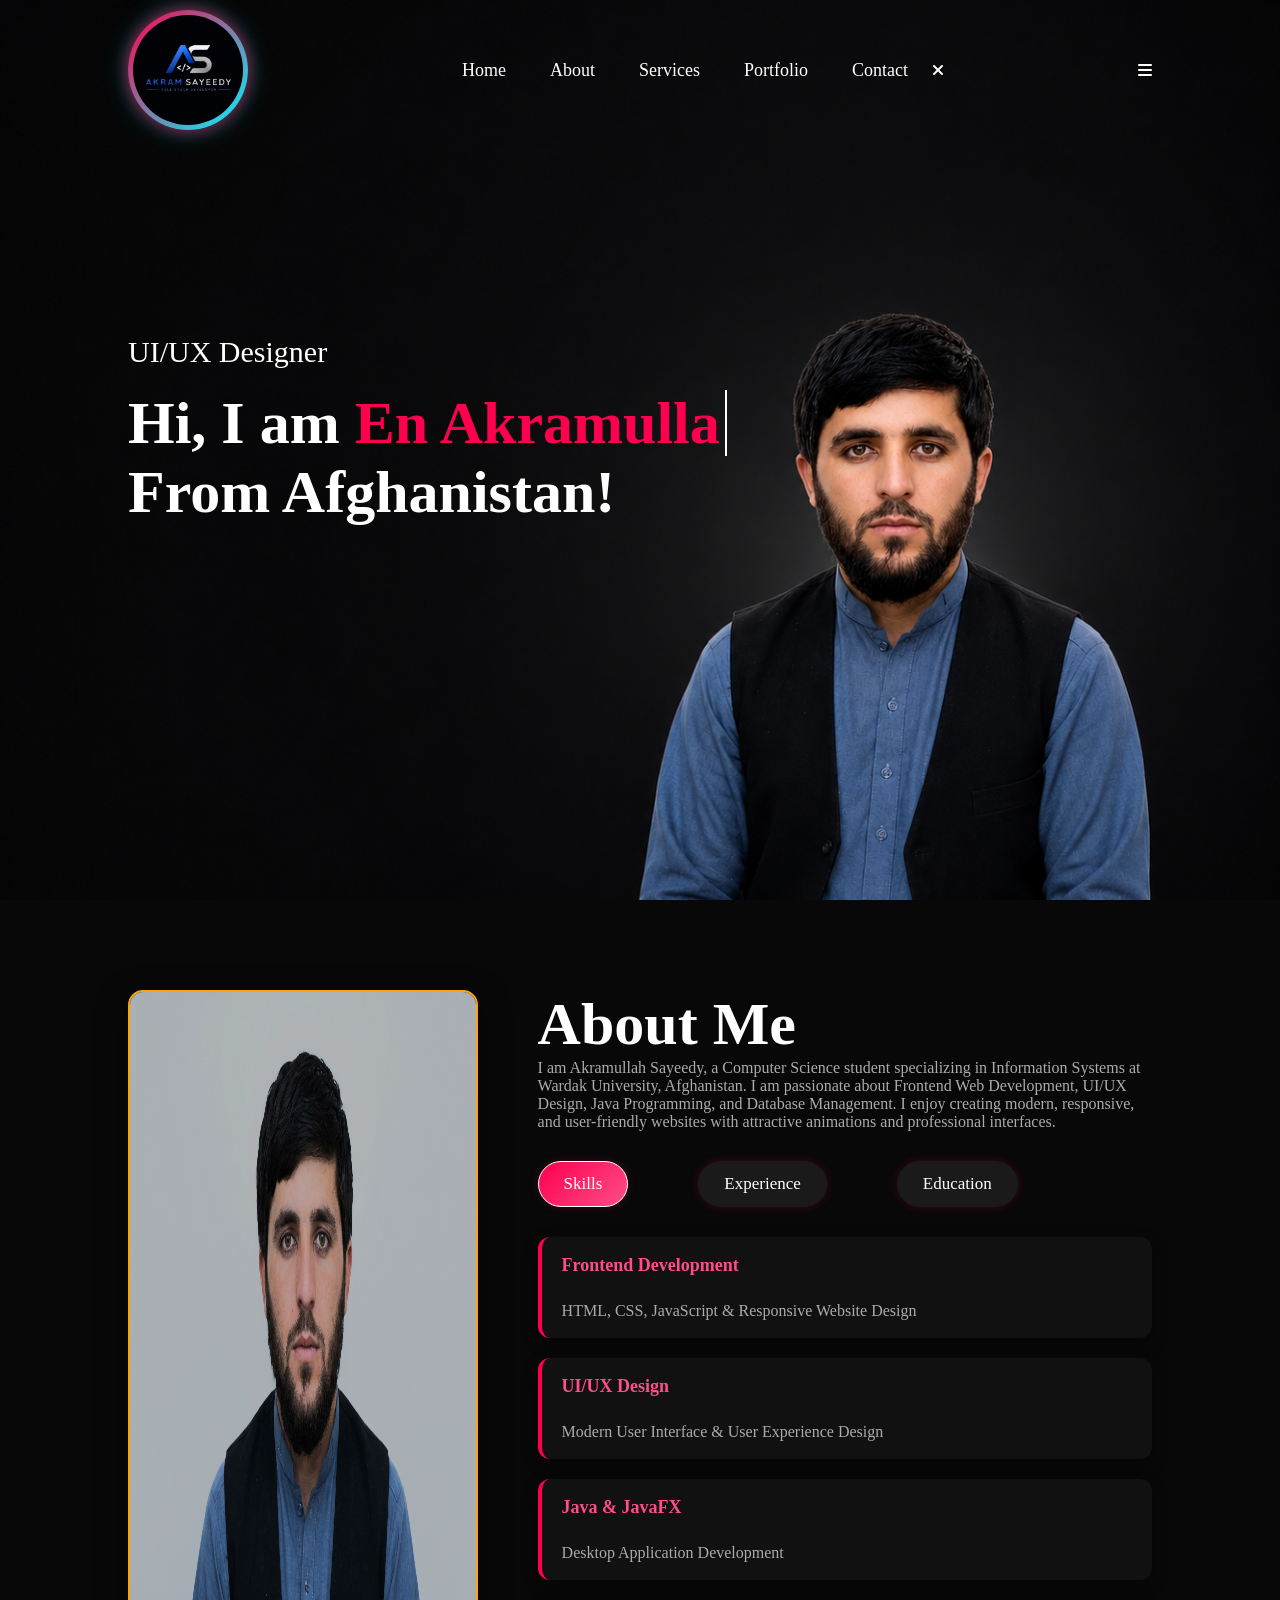
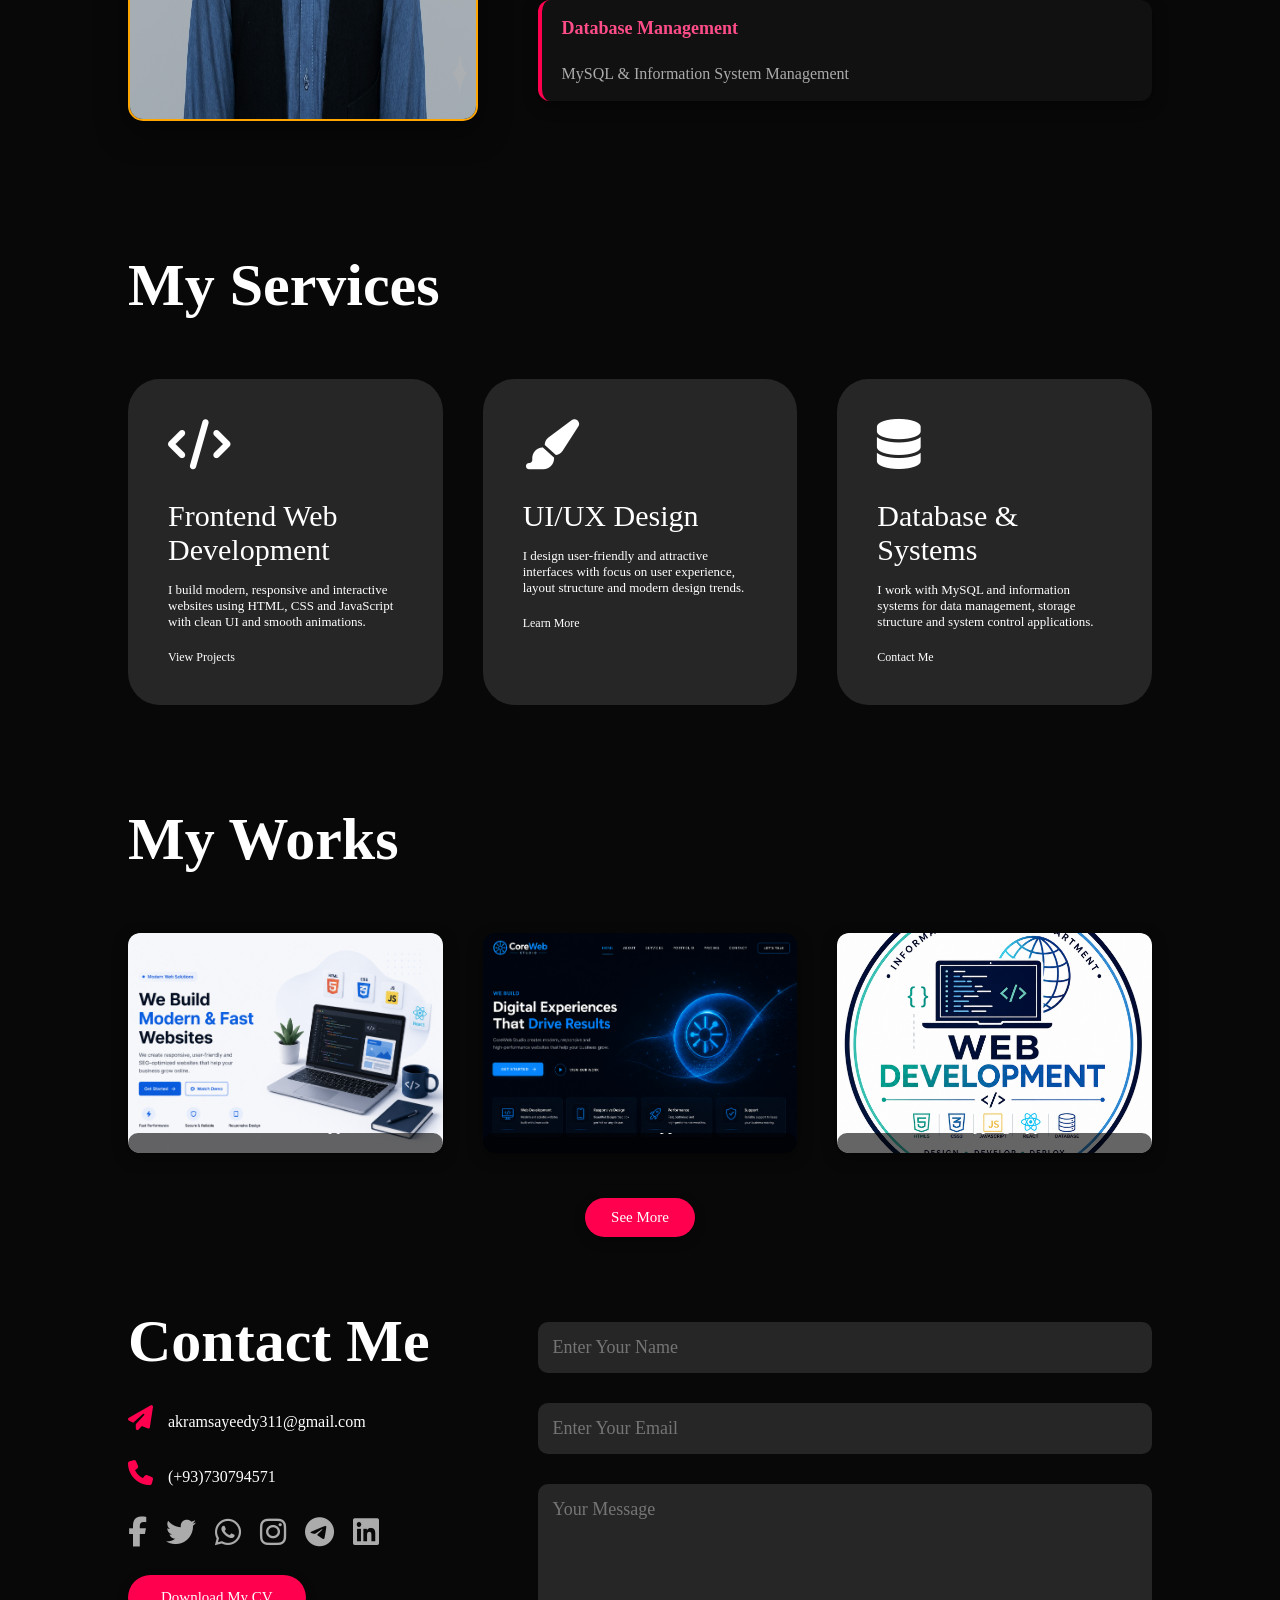
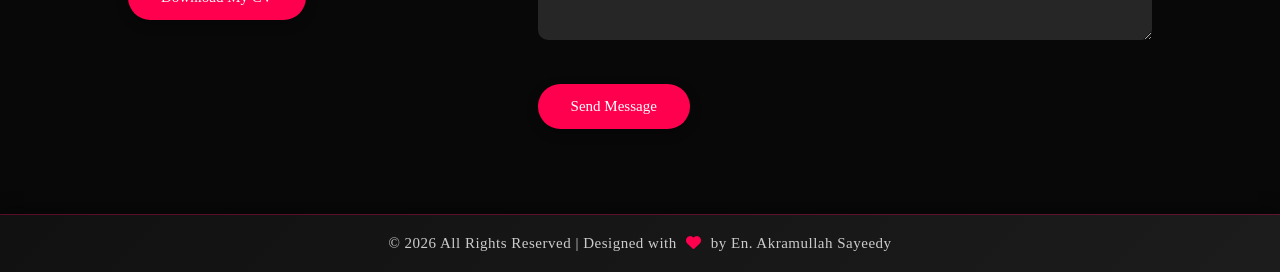
<file: SayeedyRespoisiveWebsite/index.html>
<!DOCTYPE html>
<html lang="en">

<head>

    <meta charset="UTF-8">
    <meta name="viewport" content="width=device-width, initial-scale=1.0">
    <title>SayeedyWebSite</title>

    <link rel="stylesheet" href="./style.css">

    <link rel="stylesheet" href="https://cdnjs.cloudflare.com/ajax/libs/font-awesome/6.5.1/css/all.min.css">



</head>



<body>
    <!------------------------Header Secton-------------->
    <div id="header">

        <div class="container">
            <nav>
                <img src="images/Logo2.png" alt="logo-img" class="logo">
                <ul id="sidemenu">
                    <li><a href="#header">Home</a></li>
                    <li><a href="#about">About</a></li>
                    <li><a href="#services">Services</a></li>
                    <li><a href="#portfolio">Portfolio</a></li>
                    <li><a href="#contact">Contact</a></li>
                    <i class="fa fa-times" onclick="closemenu()"></i>
                </ul>
                <i class="fa fa-bars" onclick="openmenu()"></i>
            </nav>
            <div class="header-text">
                <p>UI/UX Designer</p>
                <h1>Hi, I am <span id="typing-name"></span><br> From Afghanistan!</h1>
            </div>
        </div>
    </div>
    <!-- -------------------about---------------- -->

    <div id="about">
        <div class="container">
            <div class="row">

                <div class="about-col-1">
                    <img src="images/Background.png" class="about-img">
                </div>

                <div class="about-col-2">

                    <h1 class="sub-title">About Me</h1>

                    <p>
                        I am Akramullah Sayeedy, a Computer Science student specializing in
                        Information Systems at Wardak University, Afghanistan.
                        I am passionate about Frontend Web Development, UI/UX Design,
                        Java Programming, and Database Management.
                        I enjoy creating modern, responsive, and user-friendly websites
                        with attractive animations and professional interfaces.
                    </p>

                    <!-- TAB TITLES -->
                    <div class="tab-titles">

                        <p class="tab-links active-link" onclick="opentab('skills')">
                            Skills
                        </p>

                        <p class="tab-links" onclick="opentab('experience')">
                            Experience
                        </p>

                        <p class="tab-links" onclick="opentab('education')">
                            Education
                        </p>

                    </div>

                    <!-- SKILLS -->
                    <div class="tab-contents active-tab" id="skills">
                        <ul>

                            <li>
                                <span>Frontend Development</span><br>
                                HTML, CSS, JavaScript & Responsive Website Design
                            </li>

                            <li>
                                <span>UI/UX Design</span><br>
                                Modern User Interface & User Experience Design
                            </li>

                            <li>
                                <span>Java & JavaFX</span><br>
                                Desktop Application Development
                            </li>

                            <li>
                                <span>Database Management</span><br>
                                MySQL & Information System Management
                            </li>

                        </ul>
                    </div>

                    <!-- EXPERIENCE -->
                    <div class="tab-contents" id="experience">
                        <ul>

                            <li>
                                <span>2024 - Present</span><br>
                                Freelance Frontend Web Developer
                            </li>

                            <li>
                                <span>2025 - Present</span><br>
                                Building Responsive Portfolio & Business Websites
                            </li>

                            <li>
                                <span>University Projects</span><br>
                                Java, JavaFX & Database System Projects
                            </li>

                        </ul>
                    </div>

                    <!-- EDUCATION -->
                    <div class="tab-contents" id="education">
                        <ul>

                            <li>
                                <span>Computer Science Student</span><br>
                                Wardak University - Information Systems Department
                            </li>

                            <li>
                                <span>Web Development</span><br>
                                Self-learning HTML, CSS, JavaScript & UI Design
                            </li>

                            <li>
                                <span>Database & System Control</span><br>
                                Studying Database Management & Information Systems
                            </li>

                        </ul>
                    </div>

                </div>
            </div>
        </div>
    </div>
    <!-- -------------------Services Section---------------- -->
    <div id="services">
        <div class="container">

            <h1 class="sub-title">My Services</h1>

            <div class="services-list">

                <div>
                    <i class="fa fa-code"></i>
                    <h2>Frontend Web Development</h2>
                    <p>
                        I build modern, responsive and interactive websites using
                        HTML, CSS and JavaScript with clean UI and smooth animations.
                    </p>
                    <a href="#portfolio">View Projects</a>
                </div>

                <div>
                    <i class="fas fa-paint-brush"></i>
                    <h2>UI/UX Design</h2>
                    <p>
                        I design user-friendly and attractive interfaces with focus
                        on user experience, layout structure and modern design trends.
                    </p>
                    <a href="#about">Learn More</a>
                </div>

                <div>
                    <i class="fas fa-database"></i>
                    <h2>Database & Systems</h2>
                    <p>
                        I work with MySQL and information systems for data management,
                        storage structure and system control applications.
                    </p>
                    <a href="#contact">Contact Me</a>
                </div>

            </div>

        </div>
    </div>
    <!-- -------------------portfolio---------------- -->
    <!-- <div id="portfolio">
        <div class="container">
            <h1 class="sub-title">My Works</h1>
            <div class="work-list">
                <div class="work">
                    <img src="imges/Ak-Logo.png">
                    <div class="layer">
                        <h3>Social Media app</h3>
                        <p>The app connects you the talented people around the world.
                            Download it from play store.
                        </p>
                        <a href="#">
                            <i class="fas fa-up-right-from-square"></i>
                        </a>
                    </div>
                </div>
                <div class="work">
                    <img src="imges/full-stack-logo.png">
                    <div class="layer">
                        <h3>Music app</h3>
                        <p>The app connects you the talented people around the world.
                            Download it from play store.
                        </p>
                        <a href="#">
                            <i class="fas fa-up-right-from-square"></i>
                        </a>
                    </div>
                </div>
                <div class="work">
                    <img src="imges/web-log.png">
                    <div class="layer">
                        <h3>Online Shopping app</h3>
                        <p>The app connects you the talented people around the world.
                            Download it from play store.
                        </p>
                        <a href="#">
                            <i class="fas fa-up-right-from-square"></i>
                        </a>
                    </div>
                </div>
            </div>
            <a class="btn" onclick="openGallery()">See more</a>

            <div id="moreworks" style="display:none; margin-top:20px;">

                <div class="work">
                    <img src="imges/web-log.png">
                    <div class="layer">
                        <h3>Extra Project 1</h3>
                        <p>More sample work added here.</p>
                        <a href="#"><i class="fas fa-up-right-from-square"></i></a>
                    </div>
                </div>

                <div class="work">
                    <img src="imges/full-stack-logo.png">
                    <div class="layer">
                        <h3>Extra Project 2</h3>
                        <p>Another project example.</p>
                        <a href="#"><i class="fas fa-up-right-from-square"></i></a>
                    </div>
                </div>

            </div>
        </div>

    </div> -->
    <!-- ================= PORTFOLIO SECTION ================= -->
    <div id="portfolio">
        <div class="container">

            <h1 class="sub-title">My Works</h1>

            <!-- MAIN WORKS -->
            <div class="work-list" id="mainWorks">

                <div class="work">
                    <img src="images/Project-2.png">
                    <div class="layer">
                        <h3>Social Media App</h3>
                        <p>Connects people around the world.</p>
                    </div>
                </div>

                <div class="work">
                    <img src="images/projecg-1.png">
                    <div class="layer">
                        <h3>Music App</h3>
                        <p>Online music streaming app.</p>
                    </div>
                </div>

                <div class="work">
                    <img src="images/web-log.png">
                    <div class="layer">
                        <h3>Shopping App</h3>
                        <p>E-commerce platform design.</p>
                    </div>
                </div>

            </div>

            <!-- SEE MORE BUTTON -->
            <div style="text-align:center; margin-top:20px;">
                <a class="btn" onclick="openGallery()">See More</a>
            </div>

            <!-- MORE WORKS -->
            <div id="moreworks">

                <h2 class="sub-title">More Works</h2>

                <div class="work-list">

                    <div class="work">
                        <img src="images/scholl1.jpg">
                        <div class="layer">
                            <h3>Project 1</h3>
                        </div>
                    </div>

                    <div class="work">
                        <img src="images/school2.jpg">
                        <div class="layer">
                            <h3>Project 2</h3>
                        </div>
                    </div>

                    <div class="work">
                        <img src="images/school3.jpg">
                        <div class="layer">
                            <h3>Project 3</h3>
                        </div>
                    </div>

                    <div class="work">
                        <img src="images/Background.png">
                        <div class="layer">
                            <h3>Project 4</h3>
                        </div>
                    </div>

                    <div class="work">
                        <img src="images/background3.jpg">
                        <div class="layer">
                            <h3>Project 5</h3>
                        </div>
                    </div>

                    <div class="work">
                        <img src="images/hero-bg.jpg">
                        <div class="layer">
                            <h3>Project 6</h3>
                        </div>
                    </div>

                </div>

                <!-- GO BACK -->
                <div style="text-align:center; margin-top:20px;">
                    <a class="btn" onclick="closeGallery()">Go Back</a>
                </div>

            </div>

        </div>
    </div>

    <!-- -------------------Contact---------------- -->
    <div id="contact">
        <div class="container">
            <div class="row">
                <div class="contact-left">
                    <h1 class="sub-title">Contact Me</h1>
                    <p><i class="fas fa-paper-plane"></i>akramsayeedy311@gmail.com</p>
                    <p><i class="fas fa-phone"></i>(+93)730794571</p>
                    <div class="social-icons">
                        <a href="https://www.facebook.com/profile.php?id=100084888264901" target="_blank">
                            <i class="fab fa-facebook-f"></i>
                        </a>
                        <a href="#">
                            <i class="fab fa-twitter"></i>
                        </a>
                        <a href="https://wa.me/93730794571" target="_blank">
                            <i class="fa-brands fa-whatsapp"></i>
                        </a>
                        <a href=""><i class="fab fa-instagram"></i></a>
                        <a href="https://t.me/SayeedyTelegram" target="_blank">
                            <i class="fa-brands fa-telegram"></i>
                        </a>
                        <a href=""><i class="fab fa-linkedin"></i></a>
                    </div>
                    <a href="images/My-CV-File.pdf" download class="btn btn2">Download My CV</a>


                </div>
                <div class="contact-right">

                    <form id="contactForm">

                        <input type="text" name="name" placeholder="Enter Your Name" required>

                        <input type="email" name="email" placeholder="Enter Your Email" required>

                        <textarea name="message" rows="6" placeholder="Your Message" required></textarea>

                        <button type="submit" class="btn btn2" id="sendBtn">
                            Send Message
                        </button>

                        <p id="msg"></p>

                    </form>

                </div>


            </div>
        </div>
    </div>
    <div class="copyright">
        <p>
            © 2026 All Rights Reserved | Designed with
            <i class="fas fa-heart"></i>
            by En. Akramullah Sayeedy
        </p>
    </div>
    </div>
    <!-- دا لاندینی کد د اړیکی لپاره دی چی د ګوګل شیټ کی د یوزر مسیج ثبت کیږی. او پورتنی کد یی زما خپل ایمل ادرس ته لیږی -->
    <script>
        // tabs script
    </script>

    <script>
        // menu script
    </script>

    <!-- <script>
        const form = document.querySelector("form");
        const msg = document.getElementById("msg");
        const button = form.querySelector("button");

        const scriptURL = "https://script.google.com/macros/s/AKfycbwXYsgZFJ7R7bXpf90H0KPOmNSsnkD-H-vgOYrTQ8jlqbjt9d7RUhOf6Lsqum2Hntrv/exec";

        let isSubmitting = false;

        form.addEventListener("submit", function (e) {
            e.preventDefault();

            //  STOP multiple submits
            if (isSubmitting) return;

            isSubmitting = true;
            button.disabled = true;
            button.innerText = "Sending...";

            let data = {
                name: form.elements["Name"].value,
                email: form.elements["Email"].value,
                message: form.elements["Message"].value
            };

            fetch(scriptURL, {
                method: "POST",
                body: JSON.stringify(data)
            })
                .then(res => res.json())
                .then(response => {
                    msg.innerHTML = "Message Sent Successfully ";
                    form.reset();
                })
                .catch(error => {
                    msg.innerHTML = "Error Sending Message ";
                    console.log(error);
                })
                .finally(() => {
                    isSubmitting = false;
                    button.disabled = false;
                    button.innerText = "Submit";

                    setTimeout(() => {
                        msg.innerHTML = "";
                    }, 3000);
                });
        });
    </script> -->


    <script>
        var tablinks = document.getElementsByClassName("tab-links");
        var tabcontents = document.getElementsByClassName("tab-contents");

        function opentab(tabname) {
            for (tablink of tablinks) {
                tablink.classList.remove("active-link");
            }
            for (tabcontent of tabcontents) {
                tabcontent.classList.remove("active-tab");
            }
            event.currentTarget.classList.add("active-link");
            document.getElementById(tabname).classList.add("active-tab");
        }
    </script>

    <script>
        var sidemeu = document.getElementById("sidemenu")

        function openmenu() {
            sidemeu.style.right = "0";

        }
        function closemenu() {
            sidemeu.style.right = "-200px";

        }
    </script>
    <script>
        function toggleWorks() {
            var more = document.getElementById("moreworks");

            if (more.style.display === "none") {
                more.style.display = "block";
            } else {
                more.style.display = "none";
            }
        }
    </script>
    <!-- ګالری  -->


    <script>
        function openGallery() {
            document.getElementById("mainWorks").style.display = "none";
            document.getElementById("moreworks").style.display = "block";
        }

        function closeGallery() {
            document.getElementById("moreworks").style.display = "none";
            document.getElementById("mainWorks").style.display = "grid";
        }
    </script>
    <script>
        const text = "En Akramullah Sayeedy";
        let index = 0;
        let isDeleting = false;
        let speed = 150;

        function typeEffect() {
            const target = document.getElementById("typing-name");

            if (!isDeleting) {
                target.innerHTML = text.substring(0, index + 1);
                index++;

                if (index === text.length) {
                    isDeleting = true;
                    speed = 1000; // pause before delete
                } else {
                    speed = 150;
                }
            } else {
                target.innerHTML = text.substring(0, index - 1);
                index--;

                if (index === 0) {
                    isDeleting = false;
                    speed = 300;
                } else {
                    speed = 80;
                }
            }

            setTimeout(typeEffect, speed);
        }

        typeEffect();
    </script>
    <script>
        const form = document.getElementById("contactForm");
        const msg = document.getElementById("msg");
        const sendBtn = document.getElementById("sendBtn");

        const scriptURL = "https://formspree.io/f/xlgzoneb";

        form.addEventListener("submit", function (e) {
            e.preventDefault(); // stop redirect

            sendBtn.classList.add("sending");
            sendBtn.innerText = "Sending...";

            let formData = new FormData(form);

            fetch(scriptURL, {
                method: "POST",
                body: formData,
                headers: {
                    'Accept': 'application/json'
                }
            })
                .then(response => {

                    if (response.ok) {
                        msg.innerHTML = "Message sent successfully !";
                        form.reset();

                    } else {
                        msg.innerHTML = "Failed to send message !";
                    }

                })
                .catch(() => {
                    msg.innerHTML = "Error sending message !";
                })
                .finally(() => {
                    sendBtn.classList.remove("sending");
                    sendBtn.innerText = "Send Message";

                    setTimeout(() => {
                        msg.innerHTML = "";
                    }, 3000);
                });
        });
    </script>


</body>

</html>
</file>
<file: SayeedyRespoisiveWebsite/style.css>
* {
    margin: 0;
    padding: 0;
    font-family: 'Poppins', sans-seruf;
    box-sizing: border-box;
}

html {
    scroll-behavior: smooth;
}

body {
    background: #080808;
    color: #fff;
}

#header {
    width: 100%;
    height: 100vh;
    background-image: url(images/p4.png);
    background-size: 100%;
    background-repeat: no-repeat;
    background-position: right;
    background-position: cover;


}

.container {
    padding: 10px 10%;
}

nav {
    display: flex;
    align-items: center;
    justify-content: space-between;
    flex-wrap: wrap;
}

/* .logo {
    width: 150px;
    border-radius: 10%;

} */
/* ===== PROFESSIONAL LOGO STYLE ===== */

.logo {
    width: 140px;
    height: 120px;
    object-fit: cover;

    border-radius: 100%;
    padding: 5px;

    background: linear-gradient(135deg, #ff004f, #00f7ff);

    box-shadow:
        0 0 15px rgba(255, 0, 79, 0.6),
        0 0 25px rgba(0, 247, 255, 0.4);

    transition: all 0.5s ease;

    animation: logoFloat 3s ease-in-out infinite;
}

/* Hover Effect */
.logo:hover {
    transform: scale(1.1) rotate(5deg);

    box-shadow:
        0 0 20px #ff004f,
        0 0 20px #00f7ff,
        0 0 40px #ff004f;

    cursor: pointer;
}

/* Floating Animation */
@keyframes logoFloat {
    0% {
        transform: translateY(0px);
    }

    50% {
        transform: translateY(-10px);
    }

    100% {
        transform: translateY(0px);
    }
}

nav ul li {
    display: inline-block;
    list-style: none;
    margin: 1px 20px;
}

nav ul li a {
    color: #fff;
    text-decoration: none;
    font-size: 18px;
    position: relative;


}

nav ul li a::after {
    content: '';
    width: 0;
    height: 3px;
    background: #ff004f;
    position: absolute;
    left: 0;
    bottom: -6px;
    transition: 0.3s;
}

nav ul li a:hover::after {
    width: 100%;
}

.header-text {
    margin-top: 20%;
    font-size: 30px;
}

.header-text h1 {
    font-size: 60px;
    margin-top: 20px;
}

.header-text h1 span {
    color: #ff004f;
}

#typing-name {
    border-right: 2px solid #fff;
    padding-right: 5px;
    white-space: nowrap;
    overflow: hidden;
    animation: blink 0.7s infinite;
}

@keyframes blink {
    50% {
        border-color: transparent;
    }
}

/*---------------------about-----------------*/
#about {
    padding: 80px 0;
    color: #ababab;
}

.row {
    display: flex;
    justify-content: space-between;
    flex-wrap: wrap;
}

.about-col-1 {
    flex-basis: 35%;
}

.about-col-1 img {
    width: 100%;
    height: 100%;
    border-radius: 15px;
    border: 2px double orange;
    transition: all 0.5s;


}

.about-img:hover {
    box-shadow: 3px 3px 7px #b54769;
    background-color: #3cb371;
    border-radius: 100%;
    border: 5px double #ff4d88;

}

.about-img:hover {
    transform: scale3d();


}

.about-col-2 {
    flex-basis: 60%;
}

.sub-title {
    font-size: 60px;
    font-weight: 600;
    color: #fff;
}

.tab-titles {
    display: flex;
    margin: 20px 0 40px;
}

.tab-links {
    margin-right: 50px;
    font-size: 18px;
    font-weight: 500;
    cursor: pointer;
    position: relative;
}

.tab-links::after {
    content: '';
    width: 0;
    height: 3px;
    background: #ff004f;
    position: absolute;
    left: 0;
    bottom: -8px;
    transition: 0.5s;
}

.tab-links.active-link::after {
    width: 50%;
}

.tab-contents ul li {
    list-style: none;
    margin: 10px 0;

}

.tab-contents ul li span {
    color: #b54769;
    font-size: 14px;
}

.tab-contents {
    display: none;
}

.tab-contents.active-tab {
    display: block;
}

.logo {
    width: 120px;
    cursor: pointer;
    transition: all 0.4s ease;
    animation: logoFloat 3s ease-in-out infinite;
}

/* Hover effect */
.logo:hover {
    transform: scale(1.15) rotate(-5deg);
    filter: drop-shadow(0 0 10px #00f7ff);
}

/* Floating animation */
@keyframes logoFloat {
    0% {
        transform: translateY(0px);
    }

    50% {
        transform: translateY(-8px);
    }

    100% {
        transform: translateY(0px);
    }
}

.about-img {
    width: 100%;
    max-width: 350px;
    border-radius: 20px;
    transition: all 0.5s ease;
    box-shadow: 0 10px 30px rgba(0, 0, 0, 0.5);
    animation: aboutFloat 4s ease-in-out infinite;
}

/* Hover effect */
.about-img:hover {
    transform: scale(1.08);
    box-shadow: 0 0 25px #ff4d6d, 0 0 40px #00f7ff;
    filter: brightness(1.1);
}

/* floating animation */
@keyframes aboutFloat {
    0% {
        transform: translateY(0px);
    }

    50% {
        transform: translateY(-10px);
    }

    100% {
        transform: translateY(0px);
    }
}

/*-------------Services Secton-----------*/
#services {
    padding: 30px 0;
}

.services-list {
    display: grid;
    grid-template-columns: repeat(auto-fit, minmax(250px, 1fr));
    grid-gap: 40px;
    margin-top: 59px;
}

.services-list div {
    background: #262626;
    padding: 40px;
    font-size: 13px;
    font-weight: 300;
    border-radius: 10%;
    transition: background 0.5s, transform 0.5s;
}

.services-list div i {
    font-size: 50px;
    margin-bottom: 30px;
}

.services-list div h2 {
    font-size: 30px;
    font-weight: 500;
    margin-bottom: 15px;
}

.services-list div a {
    text-decoration: none;
    color: #fff;
    font-size: 12px;
    margin-top: 20px;
    display: inline-block;
}

.services-list div:hover {
    background-color: #ff004f;
    transform: translateY(-10px);
}

/*-------------Portfolio Section-----------*/
#portfolio {
    padding: 50px 0;
}

.work-list {
    display: grid;
    grid-template-columns: repeat(auto-fit, minmax(250px, 1fr));
    grid-gap: 40px;
    margin-top: 59px;
}

.work {
    border-radius: 10%;
    position: relative;
    overflow: hidden;
}

.work img {
    width: 100%;
    border-radius: 10px;
    display: block;
    transition: transform 0.5s;
}

.layer {
    width: 100%;
    height: 0;
    background: linear-gradient(rgba(0, 0, 0, 0.6), #ff004f);
    border-radius: 10px;
    position: absolute;
    left: 0;
    bottom: 0;
    overflow: hidden;
    display: flex;
    align-items: center;
    justify-content: center;
    flex-direction: column;
    padding: 0 40px;
    text-align: center;
    font-size: 14px;
    transition: height 0.5s;

}

.layer h3 {
    font-weight: 500;
    margin-bottom: 20px;
}

.layer a {
    margin-top: 20px;
    color: #ff004f;
    text-decoration: none;
    font-size: 18px;
    line-height: 60px;
    background: #fff;
    width: 60px;
    height: 60px;
    border-radius: 50%;
    text-align: center;
}

.work:hover img {
    transform: scale(1.1);
}

.work:hover .layer {
    height: 100%;
}

/* 
.btn {
    display: block;
    margin: 50px auto;
    width: fit-content;
    border: 1px solid #ff004f;
    padding: 14px 50px;
    border-radius: 6px;
    text-decoration: none;
    color: #fff;
    transition: background 0.5s;

}

.btn:hover {
    background: #ff004f;
} */
/* ===== SOFT PROFESSIONAL BUTTONS ===== */

.btn,
.btn.btn2 {

    display: inline-block;

    margin-top: 25px;

    padding: 13px 32px;

    border-radius: 35px;
    border: 1px solid rgba(255, 0, 79, 0.4);

    background: #111;

    color: #fff;
    text-decoration: none;

    font-size: 15px;
    font-weight: 500;

    cursor: pointer;

    transition: all 0.35s ease;

    box-shadow:
        0 4px 12px rgba(0, 0, 0, 0.3);

}

/* Soft Hover */
.btn:hover,
.btn.btn2:hover {

    background: #ff004f;

    transform: translateY(-3px);

    box-shadow:
        0 8px 18px rgba(255, 0, 79, 0.35);

}

/* Click */
.btn:active,
.btn.btn2:active {
    transform: scale(0.97);
}

/* Responsive */
@media(max-width:600px) {

    .btn,
    .btn.btn2 {

        padding: 11px 24px;
        font-size: 14px;
    }
}

ړړغ

/* ===== WORK GRID ===== */
.work-list {
    display: grid;
    grid-template-columns: repeat(3, 1fr);
    gap: 15px;
}

/* FIX IMAGE CUTTING ISSUE */
.work {
    position: relative;
    height: 220px;
    overflow: hidden;
    border-radius: 12px;
    box-shadow: 0 5px 15px rgba(0, 0, 0, 0.4);
    transition: 0.3s ease;
}

.work img {
    width: 100%;
    height: 100%;
    object-fit: cover;
    /* مهم: عکس نه پرې کېږي */
    transition: 0.4s ease;
}

/* hover effect */
.work:hover {
    transform: translateY(-5px);
}

.work:hover img {
    transform: scale(1.1);
}

/* overlay */
.layer {
    position: absolute;
    bottom: 0;
    left: 0;
    width: 100%;
    height: 0;
    background: rgba(0, 0, 0, 0.6);
    color: #fff;
    overflow: hidden;
    transition: 0.4s ease;
    padding: 10px;
}

.work:hover .layer {
    height: 100%;
}

/* BUTTON */
.btn {
    display: inline-block;
    padding: 10px 25px;
    background: #ff004f;
    color: white;
    border-radius: 20px;
    cursor: pointer;
    transition: 0.3s;
}

.btn:hover {
    background: #e60045;
}

/* MORE WORKS hidden by default */
#moreworks {
    display: none;
    margin-top: 30px;
}

/* RESPONSIVE */
@media (max-width: 900px) {
    .work-list {
        grid-template-columns: repeat(2, 1fr);
    }
}

@media (max-width: 600px) {
    .work-list {
        grid-template-columns: 1fr;
    }
}

/*-------------Contact Section-----------*/
.contact-left {
    flex-basis: 35%;

}

.contact-right {
    flex-basis: 60%;
}

.contact-left p {
    margin-top: 30px
}

.contact-left p i {
    color: #ff004f;
    margin-right: 15px;
    font-size: 25px;
}

.social-icons {
    margin-top: 30px;

}

.social-icons a {
    text-decoration: none;
    font-size: 30px;
    margin-right: 15px;
    color: #ababab;
    display: inline-block;
    transition: transform 0.5s;
}

.social-icons a:hover {
    color: #ff004f;
    transform: translateY(-5px);
}

.btn.btn2 {
    display: inline-block;
    background: #ff004f;
}

.contact-right form {
    width: 100%;
}

form input,
form textarea {
    width: 100%;
    border: 0;
    outline: none;
    background: #262626;
    padding: 15px;
    margin: 15px 0;
    color: #fff;
    font-size: 18px;
    border-radius: 10px;
}

form .btn2 {
    padding: 14px 60px;
    font-size: 18px;
    margin-top: 20px;
    cursor: pointer;
}

.copyright {
    width: 100%;
    text-align: center;
    padding: 25px 0;
    background: #262626;
    font-weight: 300;
    margin-top: 20px;
}

.copyright i {
    color: #ff004f;
}

/*-----------------------CSS for small screen--------------*/
nav .fas {
    display: none;
}

@media only screen and (max-width:600px) {
    #header {
        background-image: url(./imges/Background.png);
    }

    .header-text {
        margin-top: 100%;
        font-size: 16px;

    }

    .header-text h1 {
        font-size: 30px;

    }

    nav .fas {
        display: block;
        font-size: 25px;
    }

    nav ul {
        background: #ff004f;
        position: fixed;
        top: 0;
        right: 0;
        width: -200px;
        height: 100vh;
        padding-left: 50px;
        z-index: 2;
        transition: right 0.5s;
    }

    nav ul li {
        display: block;
        margin: 25px;
    }

    nav ul .fas {
        position: absolute;
        top: 25px;
        left: 25px;
        cursor: pointer;

    }

    .sub-title {
        font-size: 40px;

    }

    .about-col-1,
    .about-col-2 {
        flex-basis: 100%;
    }

    .about-col-1 {
        margin-bottom: 30px;
    }

    .about-col-2 {
        font-size: 14px;

    }

    .tab-links {
        font-size: 16px;
        margin-right: 20px;
    }

    .contact-left,
    .contact-right {
        flex-basis: 100%;
    }

    .copyright {
        font-size: 14px;
    }

}

#msg {
    color: #61b752;
    margin-top: -40px;
    display: block;
}

/*-------gpt coe for skills aducation ...*\
/* ===== TAB SECTION PROFESSIONAL DESIGN ===== */

.tab-titles {
    display: flex;
    gap: 20px;
    margin: 30px 0;
    flex-wrap: wrap;
}

.tab-links {
    padding: 12px 25px;
    background: #1a1a1a;
    border-radius: 30px;
    color: #fff;
    font-size: 17px;
    font-weight: 500;
    transition: all 0.4s ease;
    border: 1px solid transparent;
    box-shadow: 0 0 10px rgba(255, 0, 79, 0.2);
}

.tab-links:hover {
    background: #ff004f;
    transform: translateY(-5px);
    box-shadow: 0 0 20px rgba(255, 0, 79, 0.6);
}

.tab-links.active-link {
    background: linear-gradient(135deg, #ff004f, #ff4d88);
    border: 1px solid #fff;
}

.tab-links::after {
    display: none;
}

/* ===== CONTENT BOX ===== */

.tab-contents {
    display: none;
    animation: fadeIn 0.6s ease;
}

.tab-contents.active-tab {
    display: block;
}

.tab-contents ul {
    padding: 0;
}

.tab-contents ul li {
    list-style: none;
    margin: 20px 0;
    padding: 18px 20px;
    background: #111;
    border-left: 4px solid #ff004f;
    border-radius: 12px;
    transition: all 0.4s ease;
    box-shadow: 0 5px 15px rgba(0, 0, 0, 0.4);
}

.tab-contents ul li:hover {
    transform: translateX(10px);
    background: #1c1c1c;
    box-shadow: 0 0 20px rgba(255, 0, 79, 0.4);
}

.tab-contents ul li span {
    color: #ff4d88;
    font-size: 18px;
    font-weight: bold;
    display: block;
    margin-bottom: 8px;
}

/* Animation */
@keyframes fadeIn {
    from {
        opacity: 0;
        transform: translateY(15px);
    }

    to {
        opacity: 1;
        transform: translateY(0);
    }
}

/* ===== ABOUT SECTION RESPONSIVE ===== */

@media only screen and (max-width: 768px) {

    .about-col-1,
    .about-col-2 {
        flex-basis: 100%;
    }

    .about-col-1 {
        text-align: center;
        margin-bottom: 30px;
    }

    .about-img {
        width: 90%;
        max-width: 320px;
    }

    .about-col-2 {
        text-align: center;
    }

    .sub-title {
        font-size: 38px;
    }

    .tab-titles {
        justify-content: center;
        gap: 10px;
    }

    .tab-links {
        font-size: 15px;
        padding: 10px 18px;
    }

    .tab-contents ul li {
        text-align: left;
        font-size: 14px;
    }
}

@media only screen and (max-width: 500px) {

    .sub-title {
        font-size: 32px;
    }

    .about-col-2 p {
        font-size: 14px;
        line-height: 1.7;
    }

    .tab-links {
        width: 100%;
    }

    .tab-titles {
        flex-direction: column;
        align-items: center;
    }
}



/* ===== PROFESSIONAL COPYRIGHT ===== */

.copyright {
    width: 100%;
    text-align: center;
    padding: 20px 10px;
    margin-top: 40px;

    background: linear-gradient(135deg, #111, #1c1c1c);

    border-top: 1px solid rgba(255, 0, 79, 0.3);

    font-size: 15px;
    letter-spacing: 0.5px;

    box-shadow: 0 -5px 15px rgba(0, 0, 0, 0.4);
}

.copyright p {
    color: #ccc;
}

.copyright i {
    color: #ff004f;
    margin: 0 5px;
    animation: heartBeat 1.5s infinite;
}

/* Heart Animation */
@keyframes heartBeat {

    0% {
        transform: scale(1);
    }

    50% {
        transform: scale(1.3);
    }

    100% {
        transform: scale(1);
    }
}

/* Responsive */
@media(max-width:600px) {

    .copyright {
        font-size: 13px;
        padding: 18px 8px;
    }

}


/* contact GPT code */
#msg {
    margin-top: 15px;
    font-size: 14px;
    color: #61b752;
    min-height: 20px;
}

/* Sending state */
#sendBtn.sending {
    opacity: 0.7;
    cursor: not-allowed;
}
</file>
